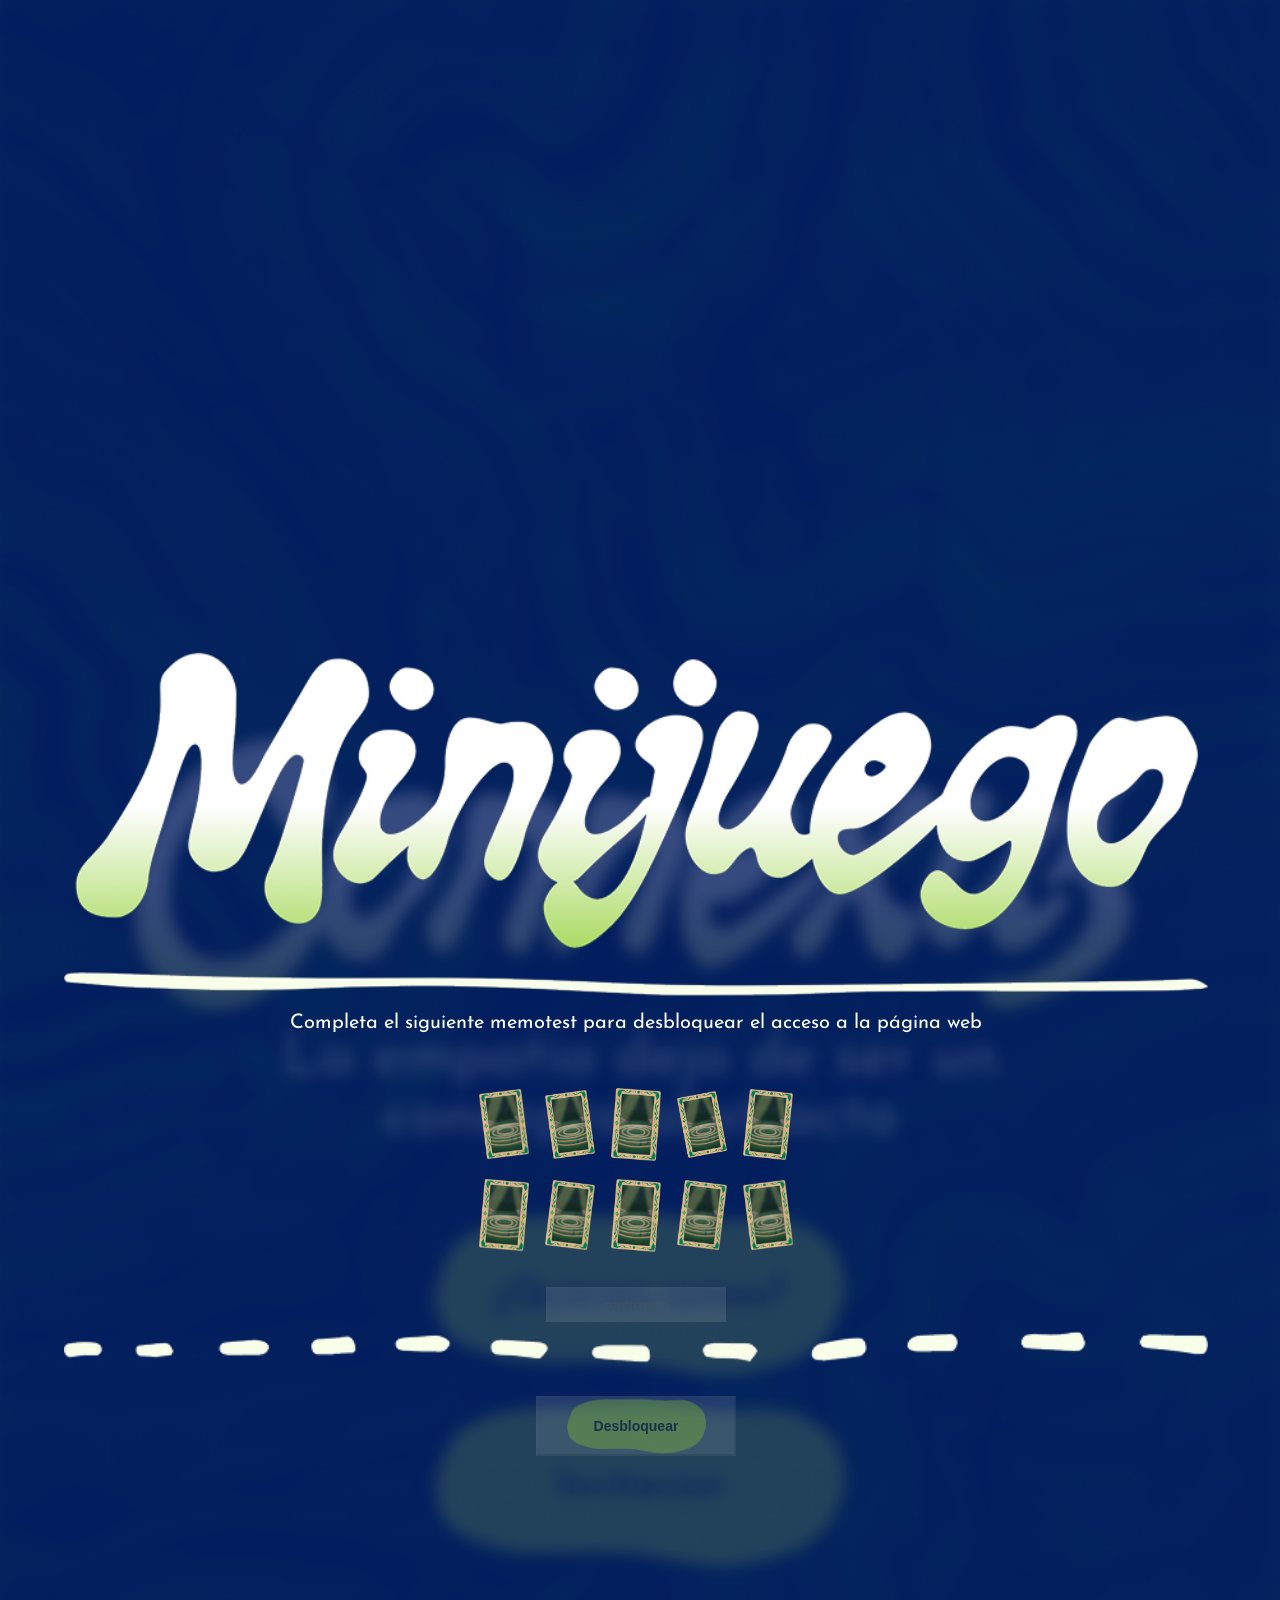
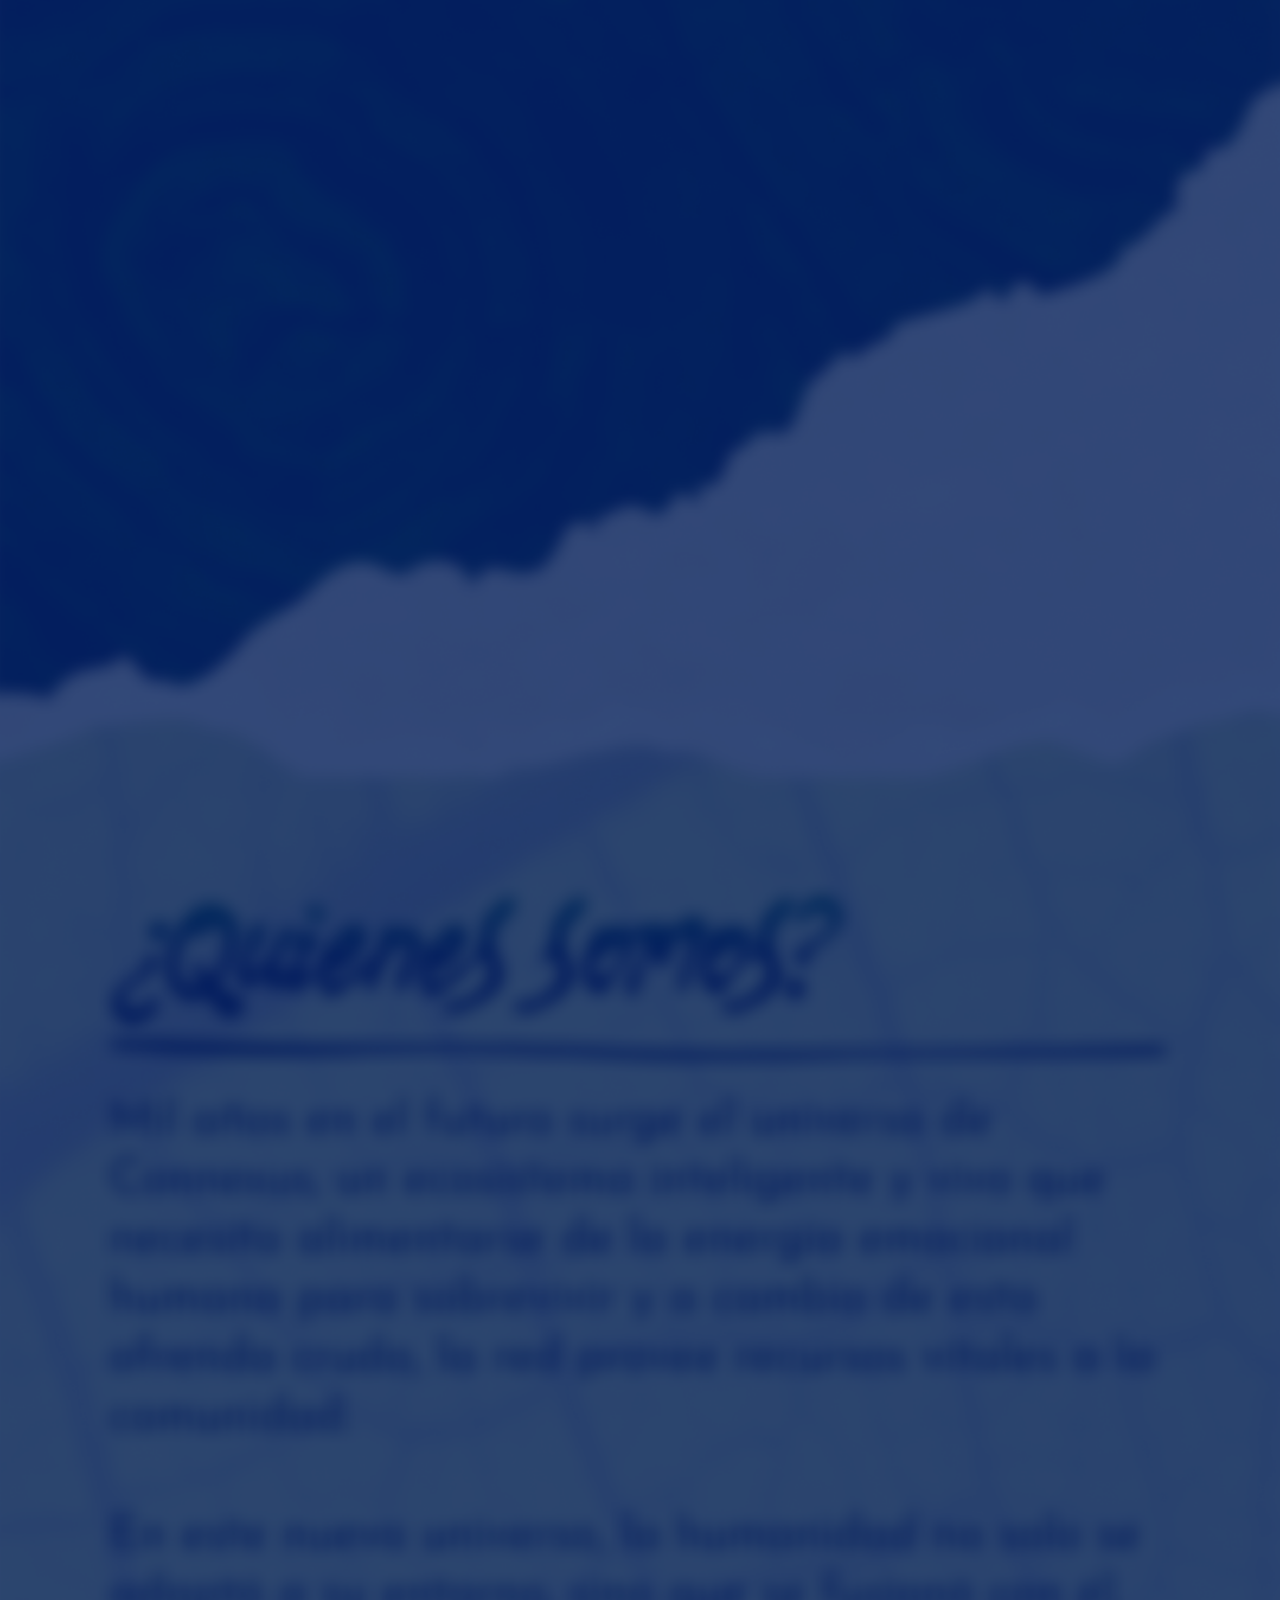
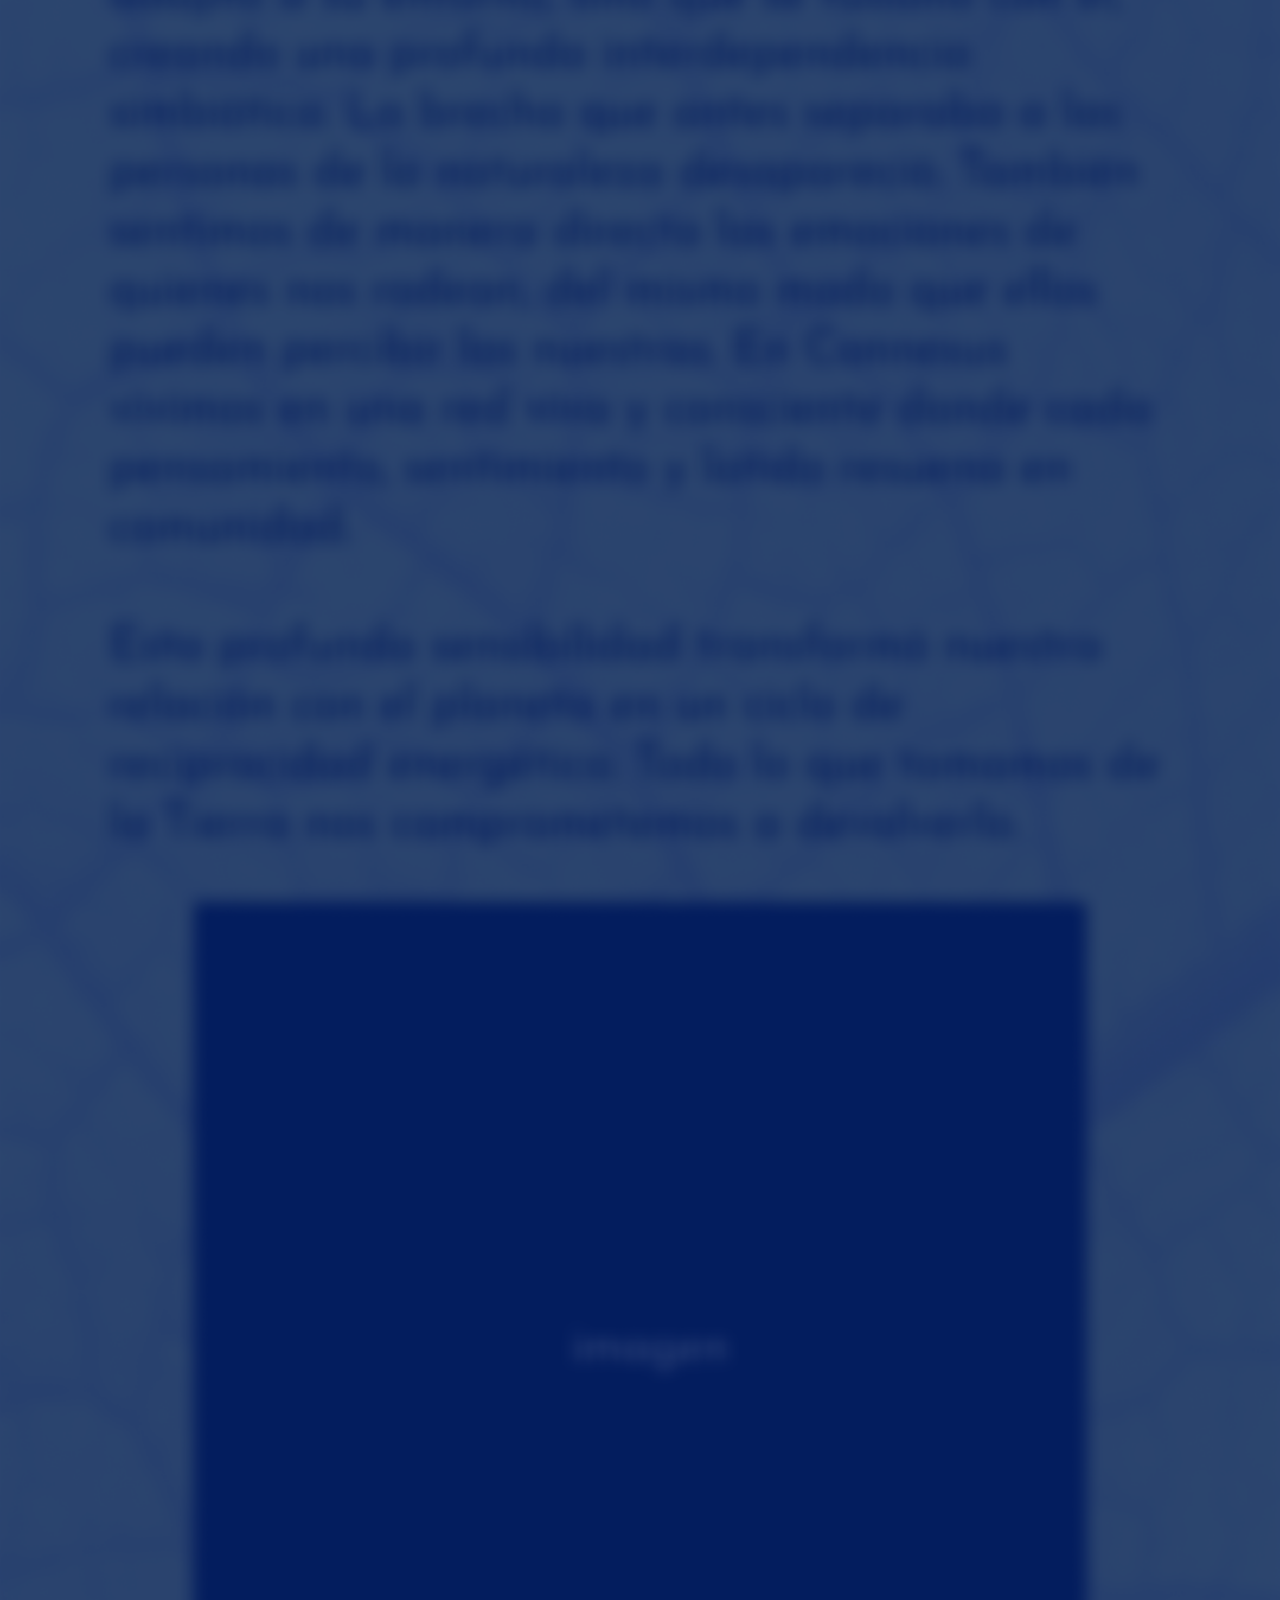
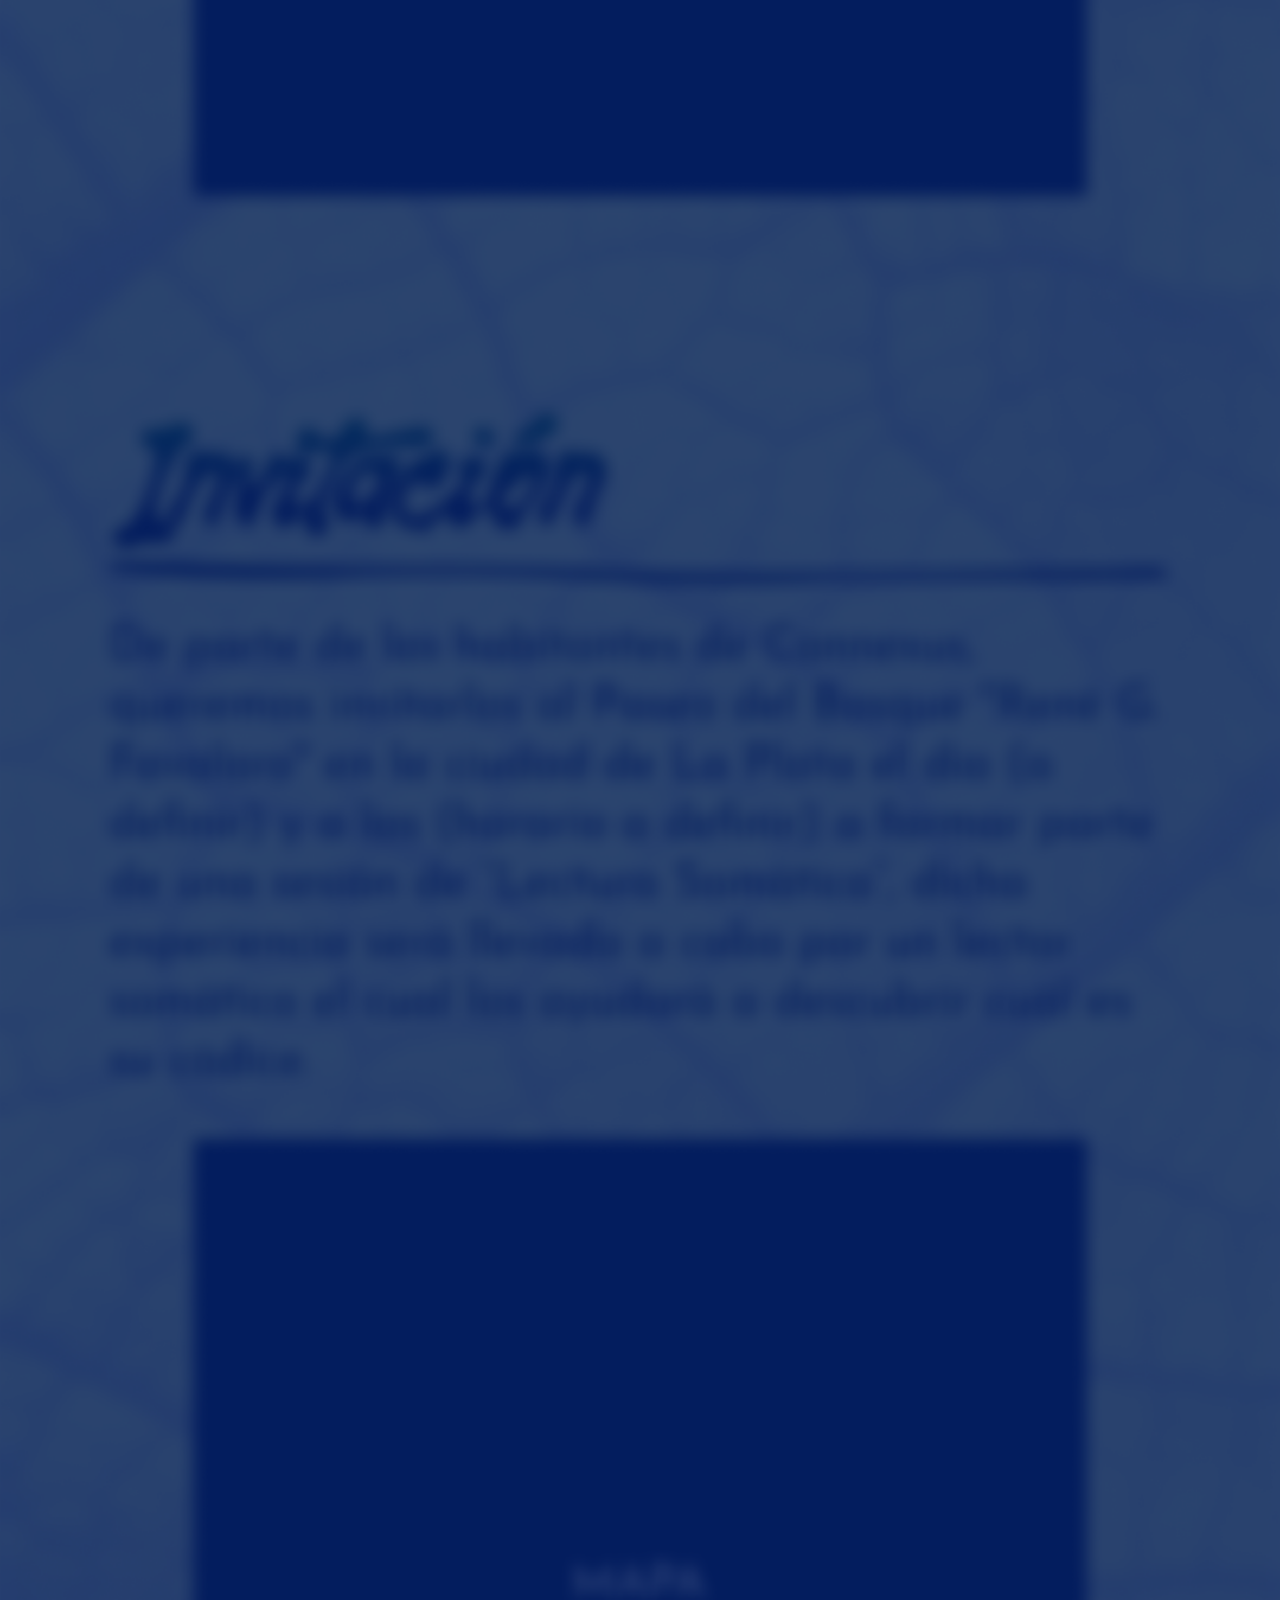
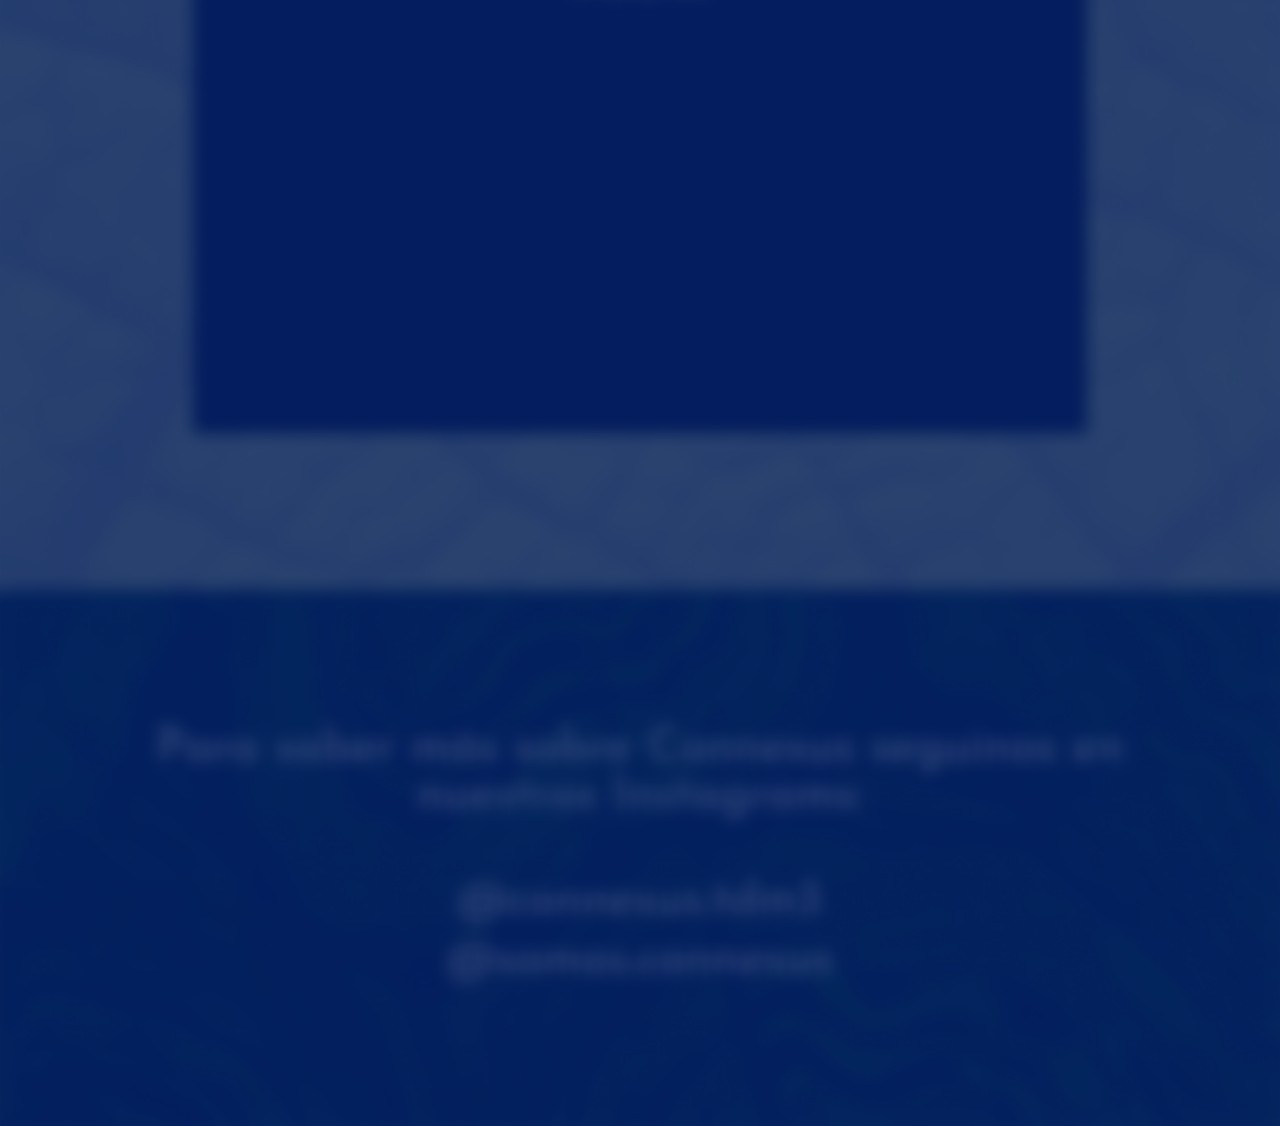
<file: index.html>
<!DOCTYPE html>
<html lang="es">
<head>
    <meta charset="UTF-8">
    <meta name="viewport" content="width=device-width, initial-scale=1.0">
    <title>Connexus</title>

    <script>
        window.location.replace("juego.html");
    </script>
</head>

<body>
</body>
</html>
</file>
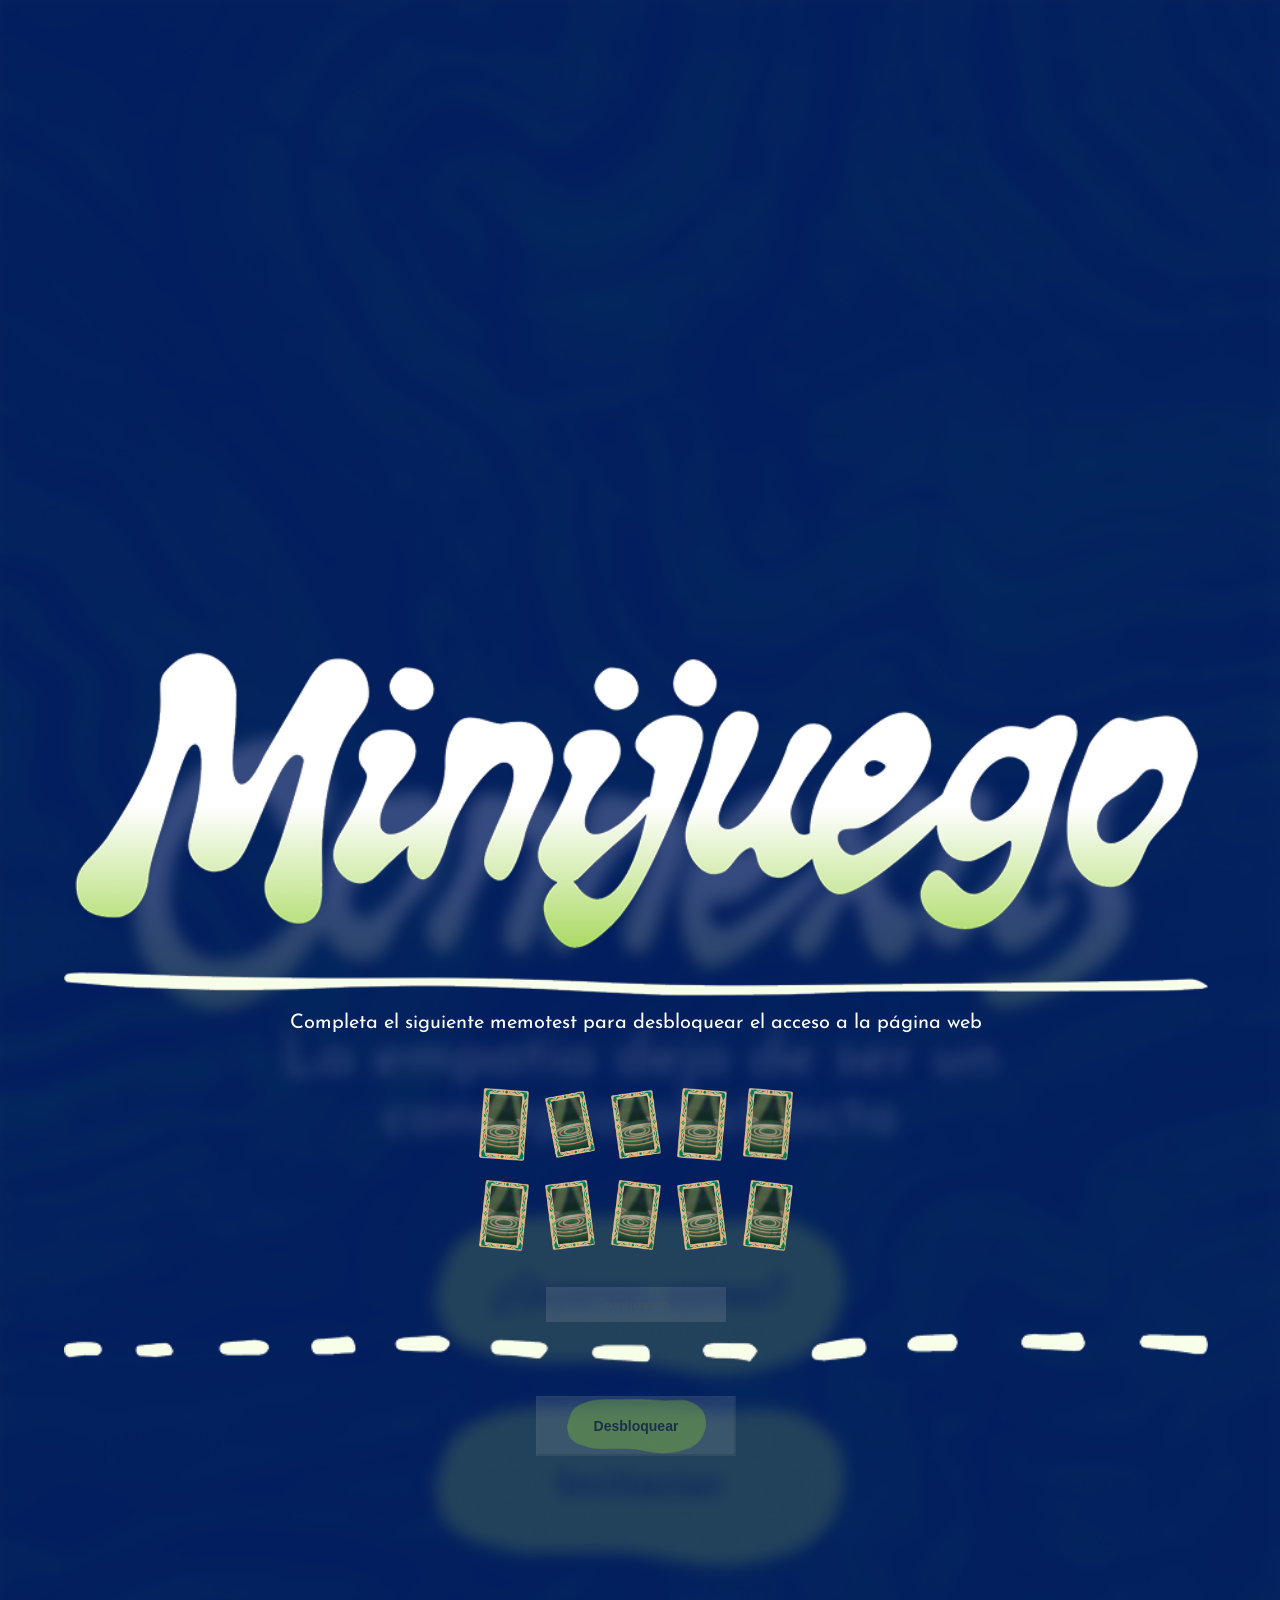
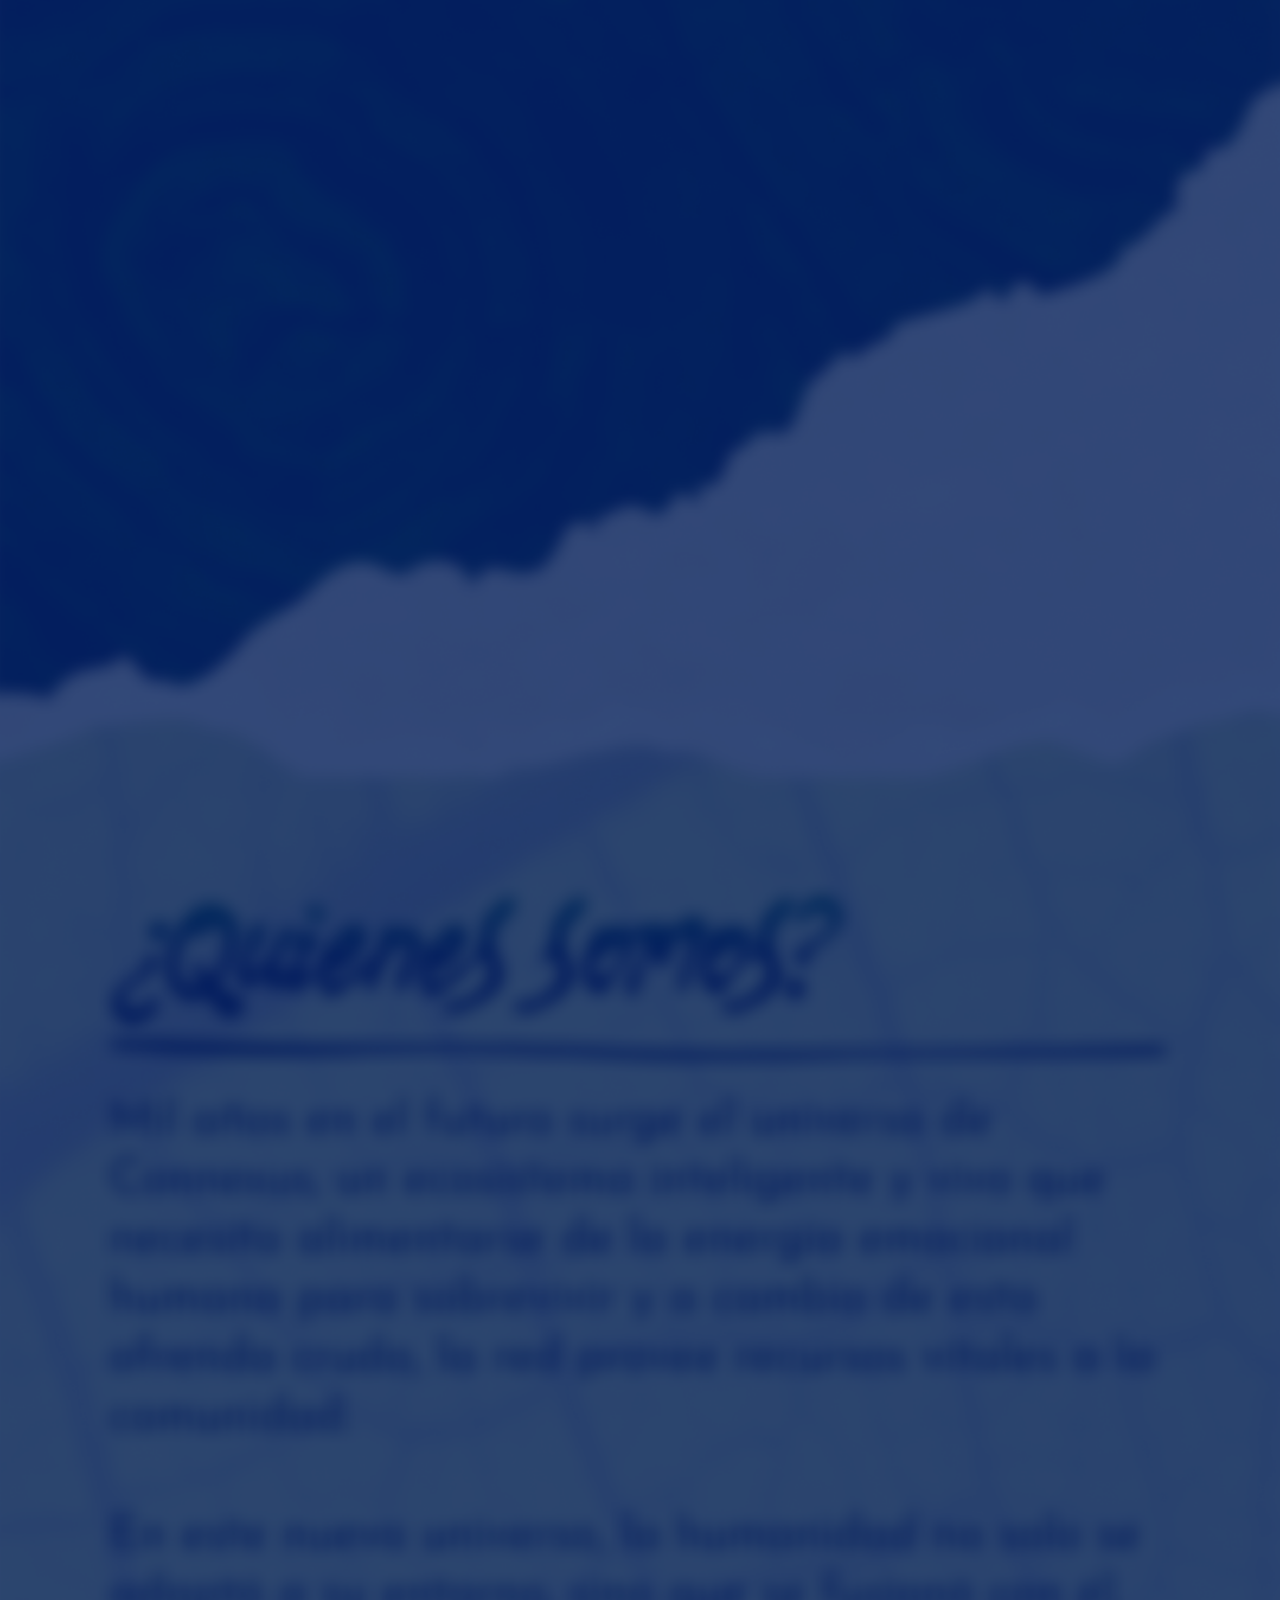
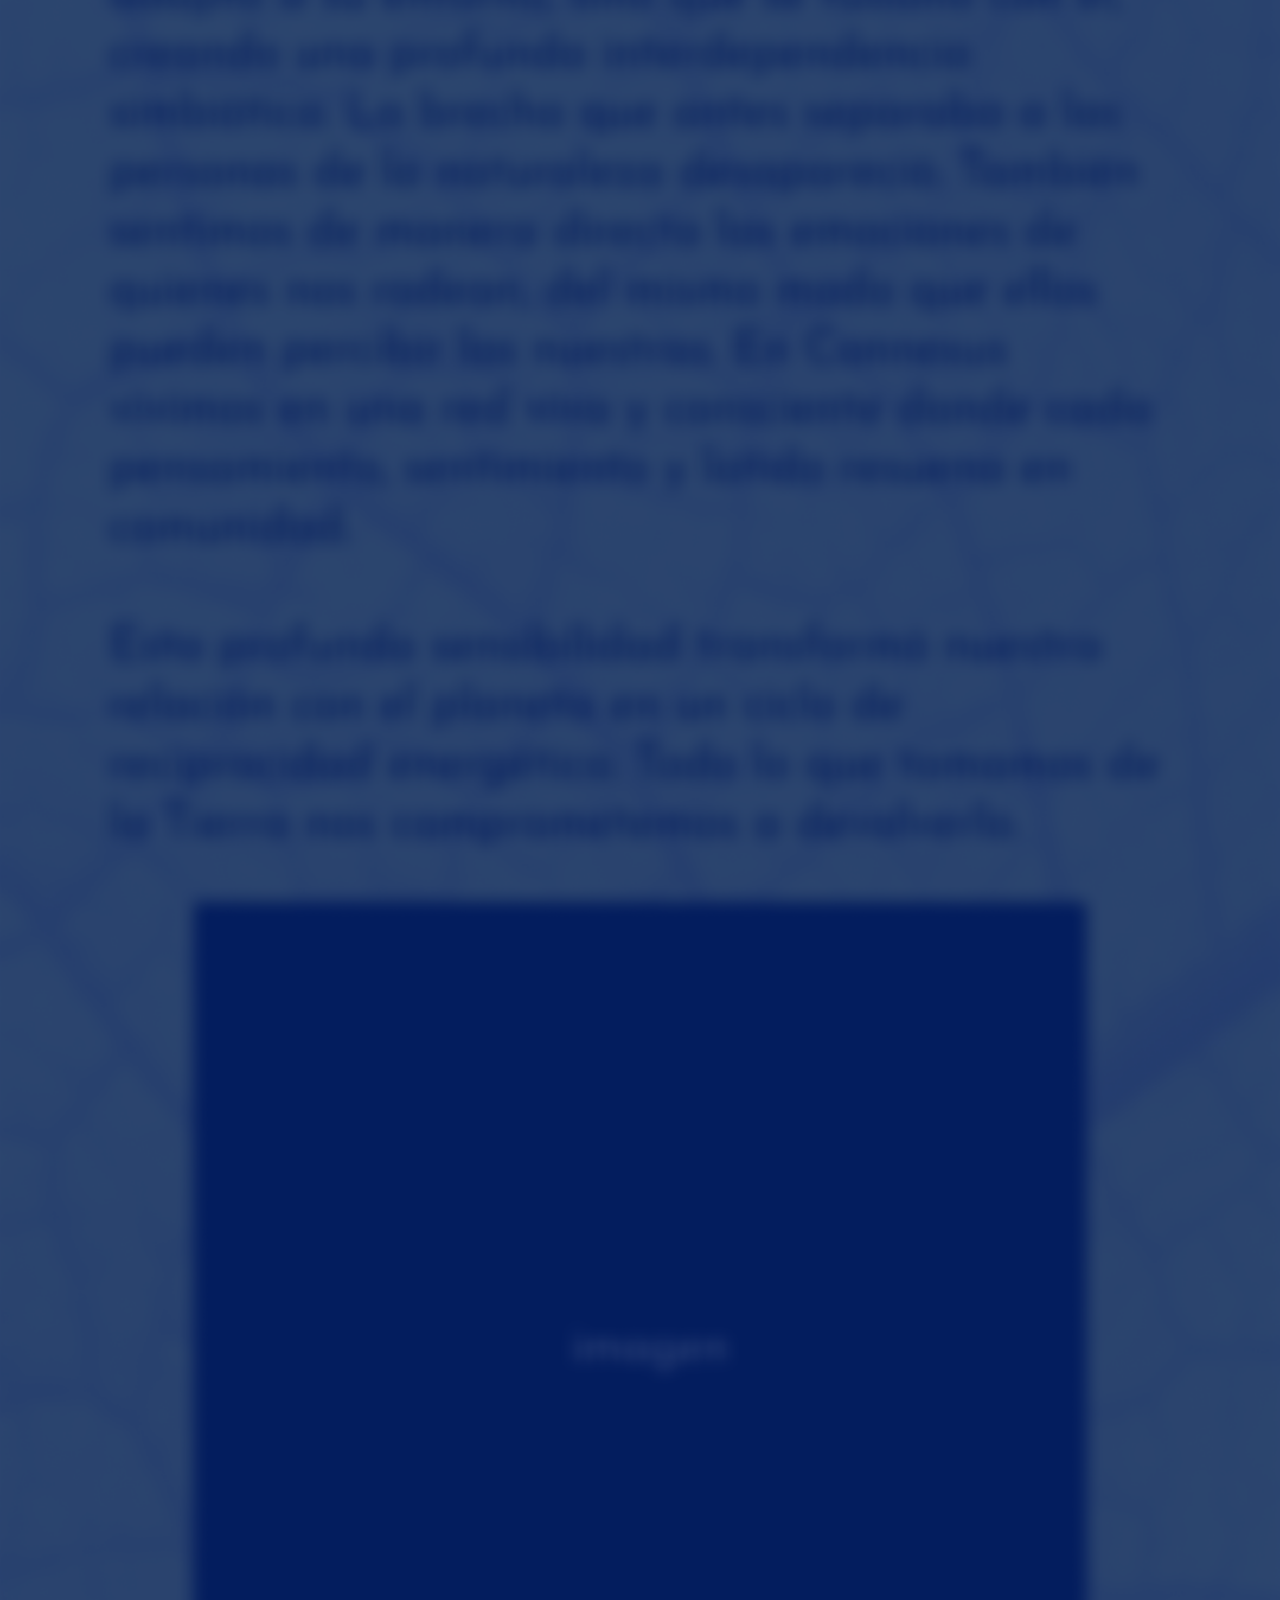
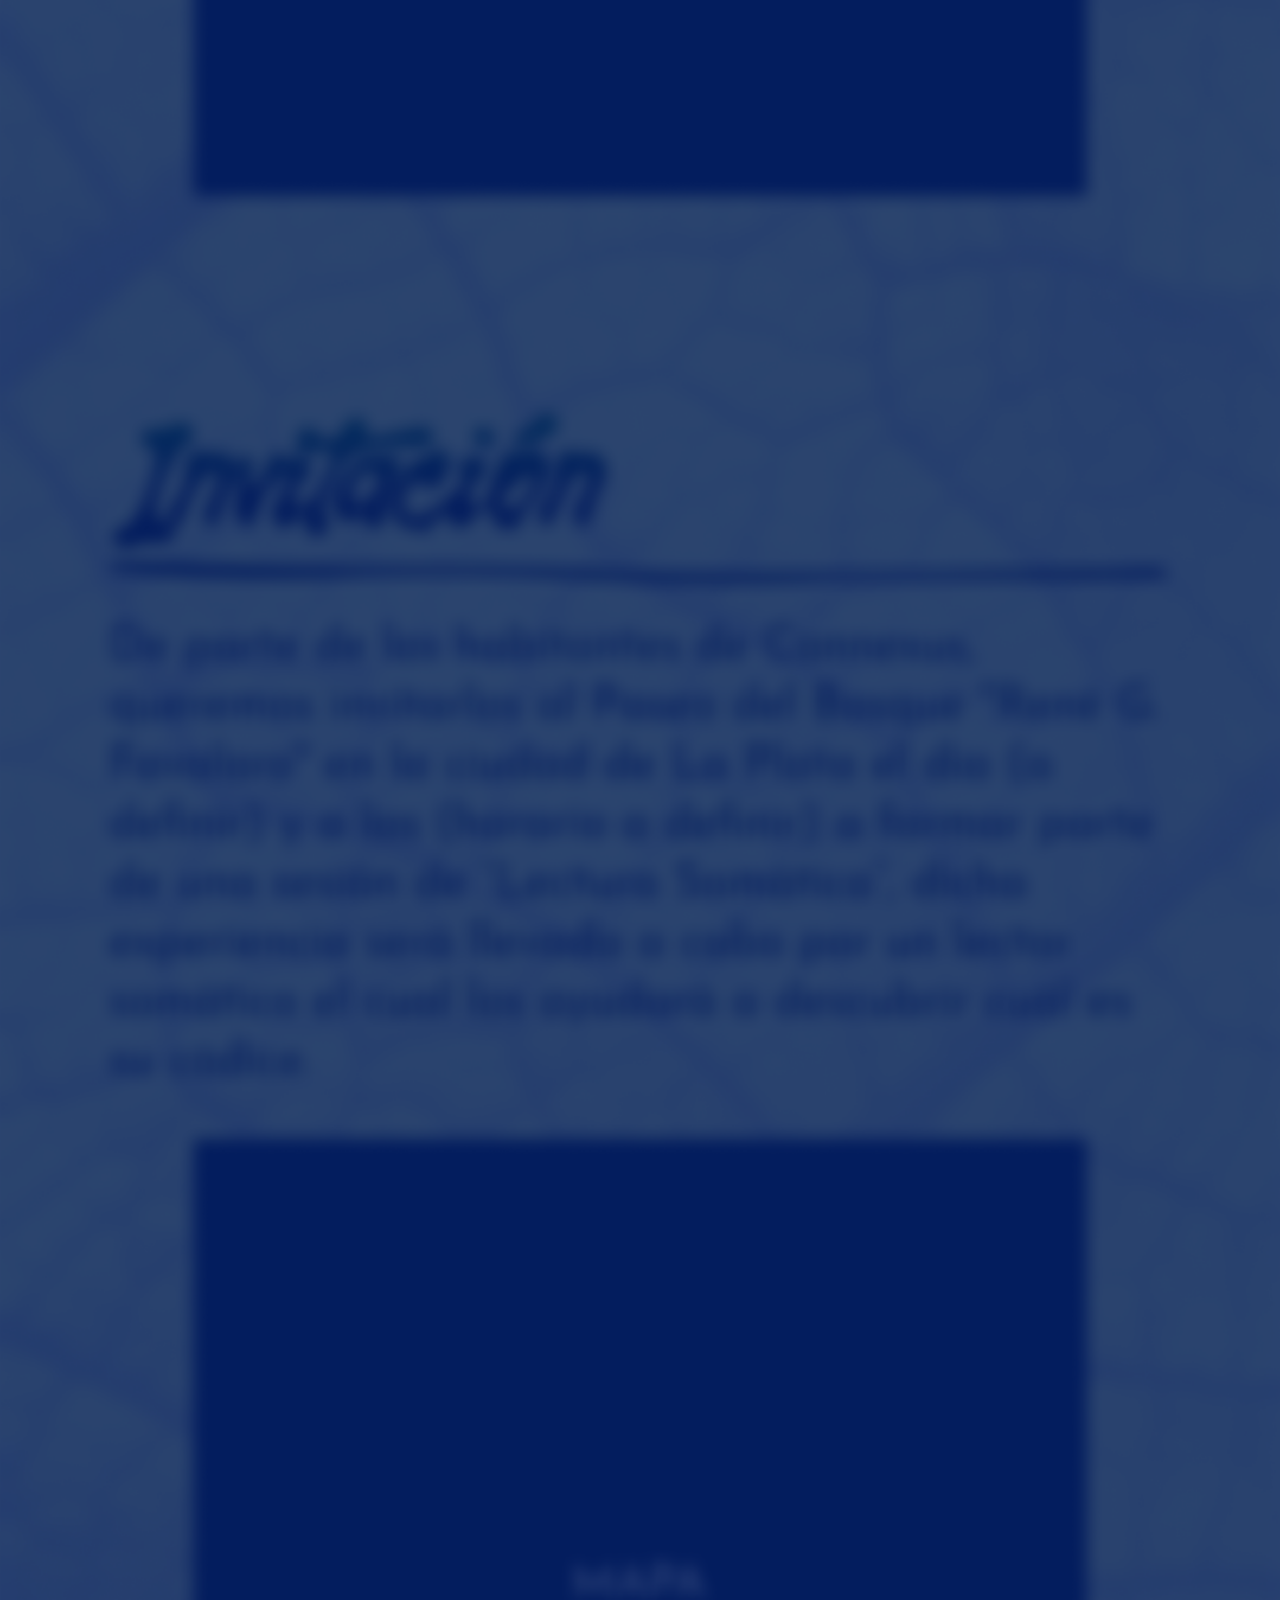
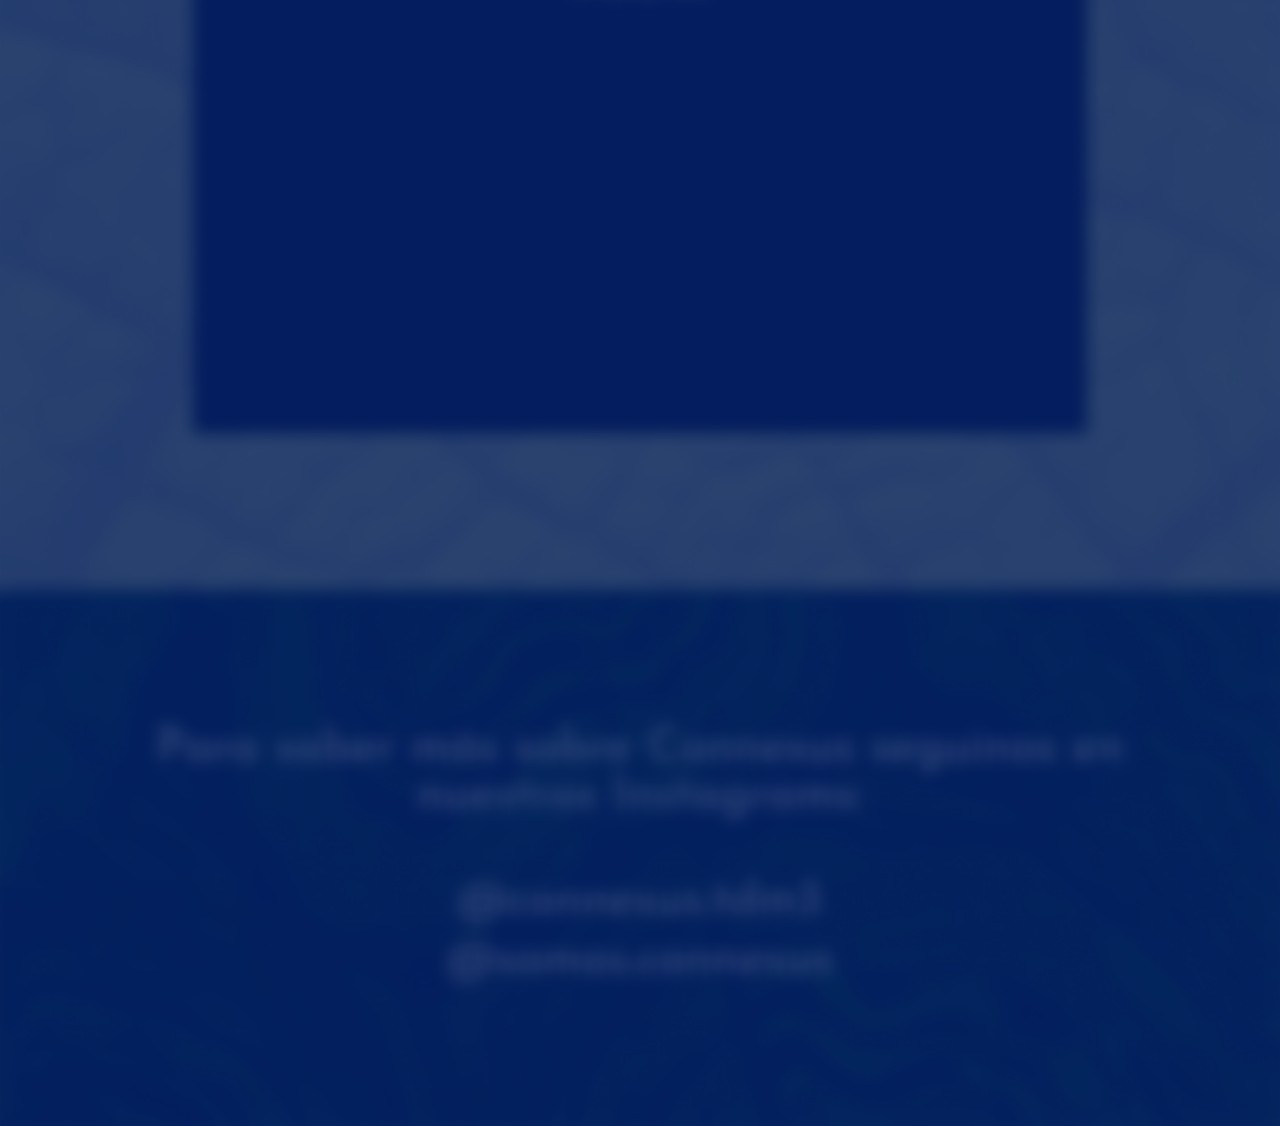
<file: juego.html>
<!DOCTYPE html>
<html lang="en">
<head>
    <meta charset="UTF-8">
    <meta name="viewport" content="width=device-width, initial-scale=1.0">
    <link rel="stylesheet" href="style2.css">
    <link rel="stylesheet" href="style3.css">
    <title>Minijuego Connexus</title>
</head>
<body>

        
        <header class="seccion-header">
        <img src="Imagenes/minijuego.png" alt="Logo Connexus" class="logo">
        <img src="Imagenes/linea blanca.png" alt="" class="logo">
        <p class="subtitulo">Completa el siguiente memotest para desbloquear el acceso a la página web</p>
        <div class="grid-container" id="memotest">
            
        </div>
        <div class="desbloqueo">

    

    <input
        type="text"
        id="input-contrasena"
        placeholder="contraseña"
        disabled
    >

    <img
        src="Imagenes/lineapunteada.png"
        alt=""
        class="logo"
    >

    <button
        id="boton-desbloquear"
        class="btn-forma-organica"
        disabled
    >
        Desbloquear
    </button>
    

</div>
    </header>

    <!-- 2. DESARROLLO (Fondo verde) -->
    <!-- <main class="seccion-verde" id="quienes-somos">
        <img src="Imagenes/titulo quienes somos.png" alt="¿Quienes Somos?" class="titulo-imagen">
        <img src="Imagenes/linea.png" alt="" class="linea">
        
        <p>Mil años en el futuro surge el universo de Connexus, un ecosistema inteligente y vivo que necesita alimentarse de la energía emocional humana para sobrevivir y a cambio de esta ofrenda cruda, la red provee recursos vitales a la comunidad.</p>
        <p>En este nuevo universo, la humanidad no solo se adaptó a su entorno, sino que se fusionó con él, creando una profunda interdependencia simbiótica. La brecha que antes separaba a las personas de la naturaleza desapareció. También sentimos de manera directa las emociones de quienes nos rodean, del mismo modo que ellos pueden percibir las nuestras. En Connexus vivimos en una red viva y consciente donde cada pensamiento, sentimiento y latido resuena en comunidad.</p>
        <p>Esta profunda sensibilidad transformó nuestra relación con el planeta en un ciclo de reciprocidad energética. Todo lo que tomamos de la Tierra nos comprometemos a devolverlo.</p>

        <img src="imagenes/imagen para quienes somos.png" alt="Pieza material Connexus" class="imagen-contenido">
    </main> -->

    <!-- 3. INVITACIÓN (Segundo azul con papel rasgado) -->
     <section class="seccion-azul-invitacion" id="invitacion"> 
        <!-- Acá va el PNG de tu tarjeta de invitación con fondo transparente, 
             para que se vea el fondo azul que le vamos a poner a la sección -->
        <!-- <img src="imagenes/invitacion.png" alt="Invitación al Paseo del Bosque" class="imagen-invitacion"> -->
    </section>

    <!-- 4. FOOTER (Fondo crema liso) -->
     <footer class="seccion-footer">
        <!-- <p>Para saber más sobre Connexus seguinos en nuestros Instagram:</p>
        <p>@connexus.tdm3<br>@somos.connexus</p> -->
    </footer> 
     <!-- =========================================
         POPUP DE CONTRASEÑA
         ========================================= -->

    <div
        class="popup-contrasena"
        id="popup-contrasena"
    >

        <div class="popup-contenido">

            <h2>¡Ganaste!</h2>

            <p>
                La contraseña para desbloquear la página es:
            </p>

            <p
                class="contrasena-mostrada"
                id="contrasena-mostrada"
            >
                CONNEXUS
            </p>

            <button
                id="boton-copiar"
                class="boton-popup"
            >
                Copiar contraseña
            </button>

            <button
                id="boton-cerrar-popup"
                class="boton-popup"
            >
                Cerrar
            </button>

        </div>

    </div>
    <script src="script.js"></script>
</body>
</html>
</file>
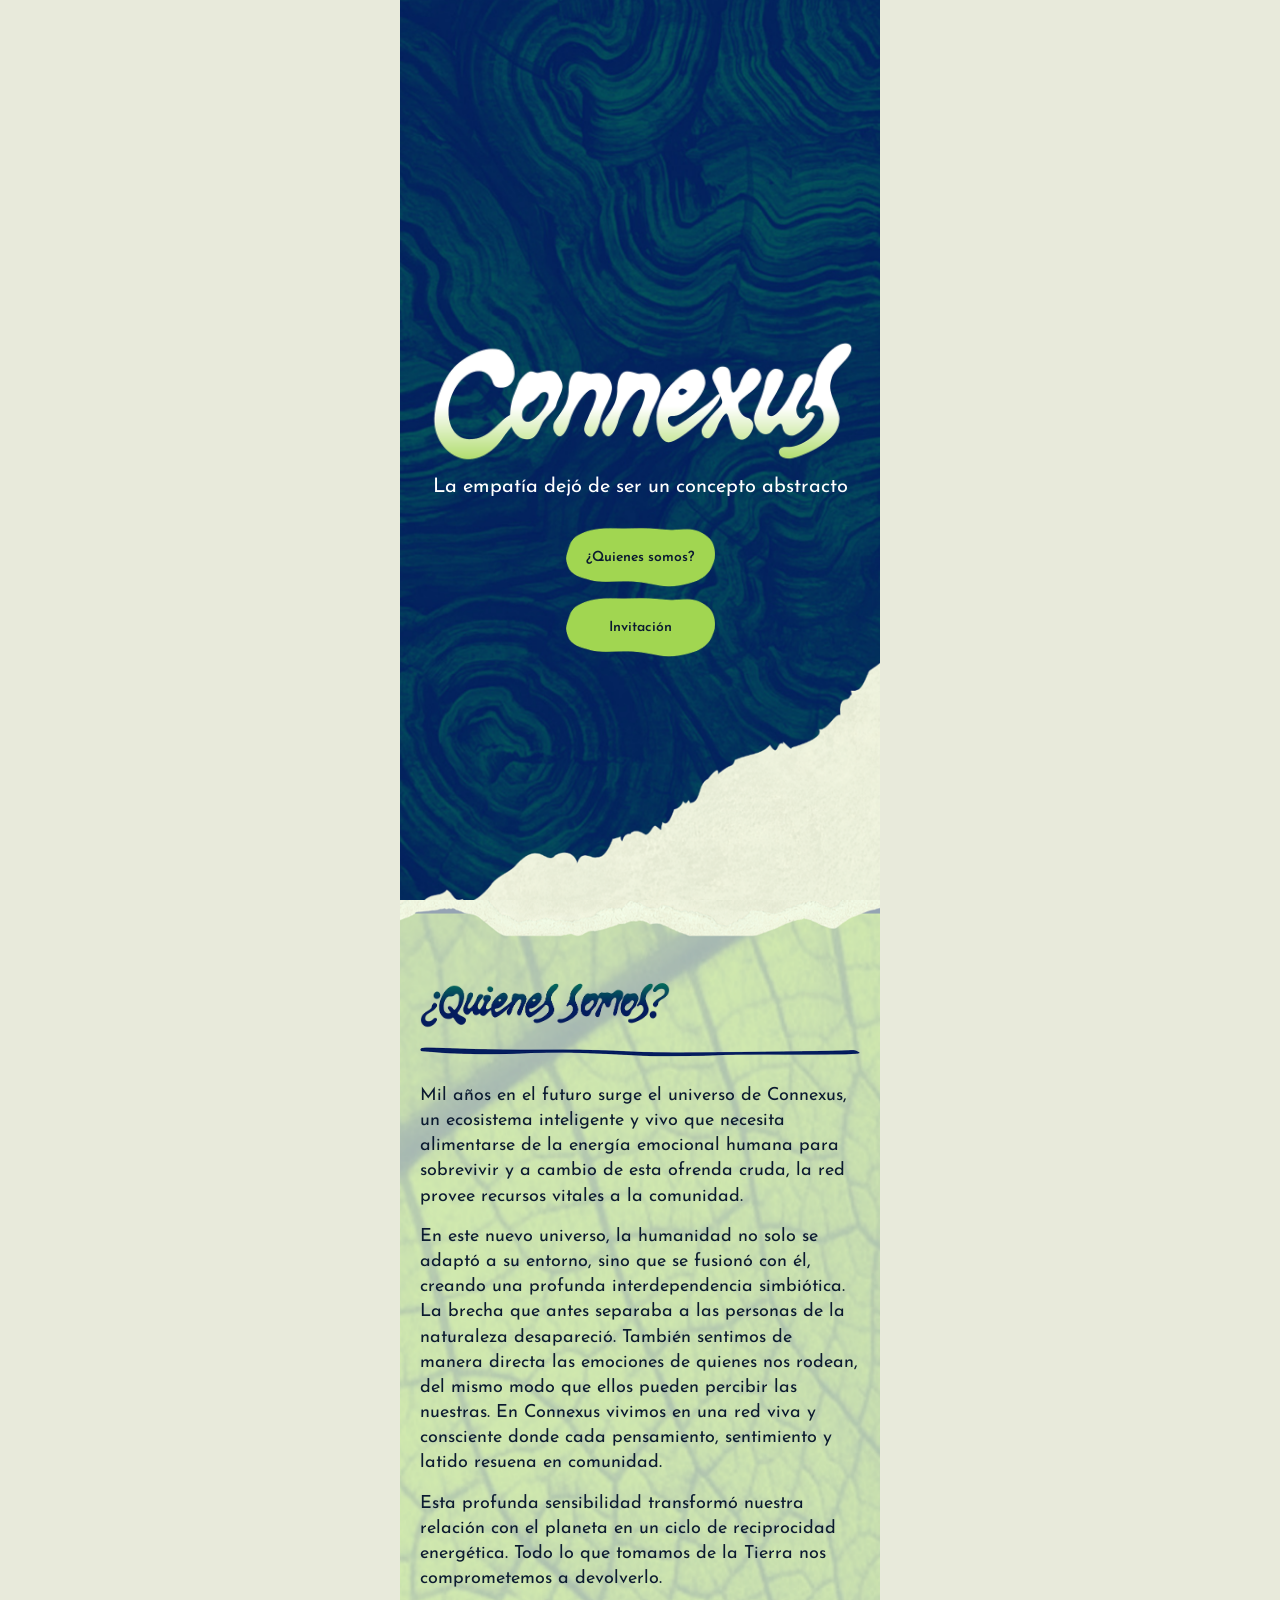
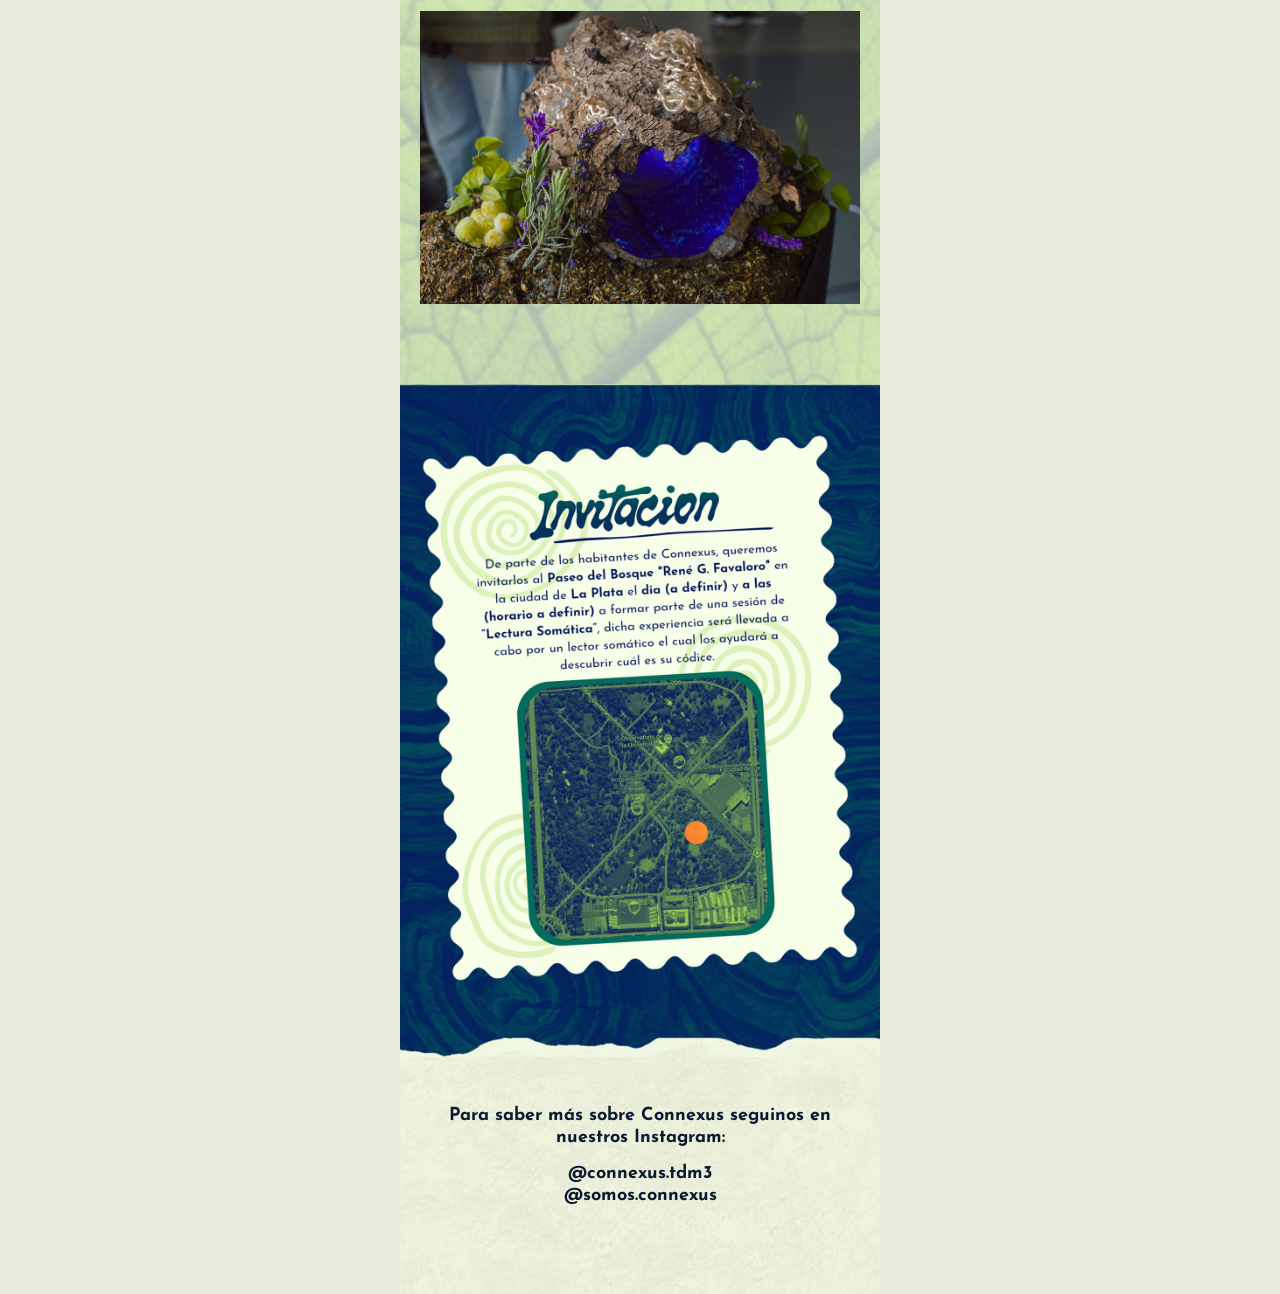
<file: web.html>
<!DOCTYPE html>
<html lang="es">
<head>
    <meta charset="UTF-8">
    <meta name="viewport" content="width=device-width, initial-scale=1.0">
    <title>Connexus</title>
    <link rel="stylesheet" href="style.css">
    <!-- <script src="script.js"></script> -->
</head>
<body>

    <!-- 1. HEADER (Fondo azul con papel rasgado) -->
    <header class="seccion-header">
        <img src="Imagenes/titulo.png" alt="Logo Connexus" class="logo">
        <p class="subtitulo">La empatía dejó de ser un concepto abstracto</p>
        <div class="contenedor-botones">
            <a href="#quienes-somos" class="btn-forma-organica">¿Quienes somos?</a>
            <a href="#invitacion" class="btn-forma-organica">Invitación</a>
        </div>
    </header>

    <!-- 2. DESARROLLO (Fondo verde) -->
    <main class="seccion-verde" id="quienes-somos">
        <img src="Imagenes/titulo quienes somos.png" alt="¿Quienes Somos?" class="titulo-imagen">
        <img src="Imagenes/linea.png" alt="" class="linea">
        
        <p>Mil años en el futuro surge el universo de Connexus, un ecosistema inteligente y vivo que necesita alimentarse de la energía emocional humana para sobrevivir y a cambio de esta ofrenda cruda, la red provee recursos vitales a la comunidad.</p>
        <p>En este nuevo universo, la humanidad no solo se adaptó a su entorno, sino que se fusionó con él, creando una profunda interdependencia simbiótica. La brecha que antes separaba a las personas de la naturaleza desapareció. También sentimos de manera directa las emociones de quienes nos rodean, del mismo modo que ellos pueden percibir las nuestras. En Connexus vivimos en una red viva y consciente donde cada pensamiento, sentimiento y latido resuena en comunidad.</p>
        <p>Esta profunda sensibilidad transformó nuestra relación con el planeta en un ciclo de reciprocidad energética. Todo lo que tomamos de la Tierra nos comprometemos a devolverlo.</p>

        <img src="Imagenes/imagen para quienes somos.png" alt="Pieza material Connexus" class="imagen-contenido">
    </main>

    <!-- 3. INVITACIÓN (Segundo azul con papel rasgado) -->
    <section class="seccion-azul-invitacion" id="invitacion">
        <!-- Acá va el PNG de tu tarjeta de invitación con fondo transparente, 
             para que se vea el fondo azul que le vamos a poner a la sección -->
        <img src="Imagenes/invitacion.png" alt="Invitación al Paseo del Bosque" class="imagen-invitacion">
    </section>

    <!-- 4. FOOTER (Fondo crema liso) -->
    <footer class="seccion-footer">
        <p>Para saber más sobre Connexus seguinos en nuestros Instagram:</p>
        <p>@connexus.tdm3<br>@somos.connexus</p>
    </footer>
 <script src="audioWeb.js"></script>
</body>
</html>
</file>
<file: style2.css>
@import url('https://fonts.googleapis.com/css2?family=Josefin+Sans:wght@400;600&display=swap');

/* RESET VITAL: Esto mata cualquier margen por defecto que pueda separar las imágenes */
*, *::before, *::after {
    margin: 0;
    padding: 0;
    box-sizing: border-box;
}

body {
    font-family: 'Josefin Sans', sans-serif;
    margin: 0;
    min-height: 100vh;
    background-image: url(Imagenes/Rectangle\ 4.png);
    background-size: 100% auto;
    background-position: top center;
    background-repeat: no-repeat;
}

/* 
  LA CLAVE DE LA UNIÓN INVISIBLE:
  Todas las secciones deben tener width 100% y background-size: 100% auto.
  Esto fuerza a que todas las imágenes se estiren al mismo ancho exacto del celular,
  sin importar si es un Samsung o un iPhone.
*/
/* .seccion-header, .seccion-verde, .seccion-azul-invitacion, .seccion-footer {
    width: 100%;
    background-size: 100% 100%; 
    background-position: top center;
} */

/* 1. HEADER */
.seccion-header {

    margin-top: -60px;
    display: flex;
    flex-direction: column;
    align-items: center;
    text-align: center;
    color: white;
    
    /* El padding-top da aire arriba. 
       El padding-bottom (ej. 15%) es crucial para empujar el contenido 
       hacia arriba y que no pise el dibujo del papel rasgado */
    padding: 55% 5% 15% 5%; 
    /* min-height: 100vh; */
    position: fixed;
}

.logo { width: 100%; margin-bottom: 10px; }
.subtitulo { font-size: 20px; margin-bottom: 20px; }

.btn-forma-organica {
     /* display: flex; justify-content: center; align-items: center;  */
    width: 200px; height: 60px; margin: 10px 0;
    background-image: url('Imagenes/boton.png');
    background-size: contain; background-repeat: no-repeat; background-position: center;
    color: #0b1a30; text-decoration: none; font-weight: 600; font-size: 14px;
}



/* 2. DESARROLLO VERDE */
/* .seccion-verde {
    background-image: url('imagenes/segundo\ fondo.png'); */
    /* Se repite hacia abajo por si el texto + imagen es más alto que tu corte de imagen */
    /* background-repeat: repeat-y; 
    
    padding: 80px 20px 80px 20px; 
    color: #0b1a30;
    min-height: 100vh;
} */

/* .titulo-imagen { width: 250px; margin-bottom: 10px; }
.linea { width: 100%; height: auto; margin-bottom: 20px; }
.seccion-verde p { font-size: 18px; margin-bottom: 15px; line-height: 1.4; }
.imagen-contenido { display: block; width: 100%; height: auto; margin-top: 20px; } */

/* 3. INVITACIÓN AZUL */
.seccion-azul-invitacion {
    /* background-image: url('imagenes/tercer\ fondo.png');
    background-repeat: no-repeat; */
    
    display: flex;
    justify-content: center;
    align-items: center;
    
    /* Padding inferior para esquivar el segundo papel rasgado */
    padding: 548% 20px 15% 20px;
}

 .imagen-invitacion {
    width: 100%;
    height: auto;
    display: block;
} 

/* 4. FOOTER CREMA */
.seccion-footer {
    /* background-image: url('imagenes/ultimo\ fondo.png');
    background-repeat: repeat-y;
     */
    padding: 10% 20px 15% 20px;
    text-align: center;
    color: #0b1a30; 
}

.seccion-footer p { line-height: 1.2; font-size: 18px; margin-bottom: 15px; font-weight: 700; }
</file>
<file: style3.css>
/* =========================================
   TABLERO
   ========================================= */

.grid-container {
    display: grid;

    justify-content: center;

    gap: 16px;

    grid-template-columns:
        repeat(5, 50px);

    grid-template-rows:
        repeat(2, 75px);

    margin: 3%;
}


/* =========================================
   TARJETA
   ========================================= */

.tarjeta {

    width: 50px;

    height: 75px;

    cursor: pointer;

    perspective: 800px;

    touch-action: manipulation;
}


/* =========================================
   INTERIOR DE LA TARJETA
   ========================================= */

.tarjeta-inner {

    position: relative;

    width: 100%;

    height: 100%;

    transform-style: preserve-3d;

    /*
     * Giro ligeramente más rápido
     * y con una aceleración más suave.
     */

    transition:
        transform 0.5s
        cubic-bezier(
            0.22,
            0.61,
            0.36,
            1
        );
}


/* =========================================
   TARJETA GIRADA
   ========================================= */

.tarjeta.girada .tarjeta-inner {

    transform:
        rotateY(180deg);
}


/* =========================================
   CARAS
   ========================================= */

.cara {

    position: absolute;

    width: 100%;

    height: 100%;

    top: 0;

    left: 0;

    backface-visibility: hidden;

    -webkit-backface-visibility: hidden;
}


/* =========================================
   IMÁGENES
   ========================================= */

.cara img {

    width: 100%;

    height: 100%;

    object-fit: contain;

    display: block;
}


/* =========================================
   FRENTE
   ========================================= */

.cara.frente {

    transform:
        rotateY(180deg);
}


/* =========================================
   CARTA ENCONTRADA
   ========================================= */

.tarjeta.encontrada {

    cursor: default;
}


/* =========================================
   ANIMACIÓN DE PAREJA ENCONTRADA
   ========================================= */

@keyframes parejaEncontrada {

    0% {

        transform:
            scale(1);
    }

    50% {

        transform:
            scale(1.08);
    }

    100% {

        transform:
            scale(1);
    }
}


.tarjeta.pareja-encontrada {

    animation:
        parejaEncontrada
        0.35s
        ease-out;
}


/* =========================================
   ANIMACIÓN DE ERROR
   ========================================= */

@keyframes errorTarjeta {

    0% {

        transform:
            translateX(0);
    }

    20% {

        transform:
            translateX(-4px);
    }

    40% {

        transform:
            translateX(4px);
    }

    60% {

        transform:
            translateX(-3px);
    }

    80% {

        transform:
            translateX(3px);
    }

    100% {

        transform:
            translateX(0);
    }
}


.tarjeta.error {

    animation:
        errorTarjeta
        0.3s
        ease-in-out;
}

/* =========================================
   DESBLOQUEO
   ========================================= */

#input-contrasena:disabled {
    opacity: 0.4;
    cursor: not-allowed;
}

#boton-desbloquear:disabled {
    opacity: 0.4;
    cursor: not-allowed;
}

#input-contrasena {
    width: 180px;
    height: 35px;

    padding: 5px 10px;

    border: none;
    outline: none;

    font-family: 'Josefin Sans', sans-serif;

    text-align: center;
}

/* =========================================
   POPUP
   ========================================= */

.popup-contrasena {

    position: fixed;

    top: 0;
    left: 0;

    width: 100%;
    height: 100%;

    display: none;

    /*
     Lo ponemos por encima
     de absolutamente todo.
    */

    z-index: 1000;

    /*
     Fondo oscuro muy transparente.
    */

    background: rgba(0, 0, 0, 0.25);

    /*
     Centra el contenido.
    */

    justify-content: center;

    align-items: flex-start;

}


/* =========================================
   POPUP VISIBLE
   ========================================= */

.popup-contrasena.visible {

    display: flex;

}


/* =========================================
   CONTENIDO DEL POPUP
   ========================================= */

.popup-contenido {

    position: relative;

    margin-top: 130px;

    width: 95%;
    max-width: 350px;

    padding: 25px;

    text-align: center;

    background: #031d5e;

    color: white;

    border-radius: 10px;

    box-sizing: border-box;

}


/* =========================================
   CONTRASEÑA
   ========================================= */

.contrasena-mostrada {

    margin: 20px 0;

    font-size: 24px;

    font-weight: 600;

    letter-spacing: 2px;

}


/* =========================================
   BOTONES DEL POPUP
   ========================================= */

.boton-popup {

    display: block;

    width: 100%;

    margin-top: 10px;

    padding: 10px;

    border: none;

    border-radius: 5px;

    font-family: 'Josefin Sans', sans-serif;

    cursor: pointer;

    touch-action: manipulation;

}

/* =========================================
   TRANSICIÓN ENTRE PÁGINAS
   ========================================= */

body {
    opacity: 1;
    transition: opacity 0.6s ease;
}


/* Página desapareciendo */

body.fade-out {
    opacity: 0;
}
</file>
<file: style.css>
@import url('https://fonts.googleapis.com/css2?family=Josefin+Sans:wght@400;600&display=swap');

/* =========================================
   TRANSICIÓN DE ENTRADA
   ========================================= */

@keyframes aparecerPagina {

    from {
        opacity: 0;
    }

    to {
        opacity: 1;
    }

}

/* RESET VITAL: Esto mata cualquier margen por defecto que pueda separar las imágenes */
*, *::before, *::after {
    margin: 0;
    padding: 0;
    box-sizing: border-box;
}

body {
     animation:
        aparecerPagina
        0.6s
        ease
        forwards;
    font-family: 'Josefin Sans', sans-serif;
    max-width: 480px; 
    margin: 0 auto; 
    background-color: #e8eadb; /* Color de fondo igual al del footer por las dudas */
    display: flex;
    flex-direction: column;
}

/* 
  LA CLAVE DE LA UNIÓN INVISIBLE:
  Todas las secciones deben tener width 100% y background-size: 100% auto.
  Esto fuerza a que todas las imágenes se estiren al mismo ancho exacto del celular,
  sin importar si es un Samsung o un iPhone.
*/
.seccion-header, .seccion-verde, .seccion-azul-invitacion, .seccion-footer {
    width: 100%;
    background-size: 100% 100%; 
    background-position: top center;
}

/* 1. HEADER */
.seccion-header {
    background-image: url('Imagenes/primer\ fondo.png');
    background-repeat: no-repeat;
    
    display: flex;
    flex-direction: column;
    align-items: center;
    text-align: center;
    color: white;
    
    /* El padding-top da aire arriba. 
       El padding-bottom (ej. 15%) es crucial para empujar el contenido 
       hacia arriba y que no pise el dibujo del papel rasgado */
    padding: 70% 5% 15% 5%; 
    min-height: 100vh;
}

.logo { width: 100%; margin-bottom: 10px; }
.subtitulo { font-size: 20px; margin-bottom: 20px; }

.btn-forma-organica {
    display: flex; justify-content: center; align-items: center;
    width: 200px; height: 60px; margin: 10px 0;
    background-image: url('Imagenes/boton.png');
    background-size: contain; background-repeat: no-repeat; background-position: center;
    color: #0b1a30; text-decoration: none; font-weight: 600; font-size: 14px;
}

/* 2. DESARROLLO VERDE */
.seccion-verde {
    background-image: url('Imagenes/segundo\ fondo.png');
    /* Se repite hacia abajo por si el texto + imagen es más alto que tu corte de imagen */
    background-repeat: repeat-y; 
    
    padding: 80px 20px 80px 20px; 
    color: #0b1a30;
    min-height: 100vh;
}

.titulo-imagen { width: 250px; margin-bottom: 10px; }
.linea { width: 100%; height: auto; margin-bottom: 20px; }
.seccion-verde p { font-size: 18px; margin-bottom: 15px; line-height: 1.4; }
.imagen-contenido { display: block; width: 100%; height: auto; margin-top: 20px; }

/* 3. INVITACIÓN AZUL */
.seccion-azul-invitacion {
    background-image: url('Imagenes/tercer\ fondo.png');
    background-repeat: no-repeat;
    
    display: flex;
    justify-content: center;
    align-items: center;
    
    /* Padding inferior para esquivar el segundo papel rasgado */
    padding: 10% 20px 15% 20px;
}

.imagen-invitacion {
    width: 100%;
    height: auto;
    display: block;
}

/* 4. FOOTER CREMA */
.seccion-footer {
    background-image: url('Imagenes/ultimo\ fondo.png');
    background-repeat: repeat-y;
    
    padding: 10% 20px 15% 20px;
    text-align: center;
    color: #0b1a30; 
}

.seccion-footer p { line-height: 1.2; font-size: 18px; margin-bottom: 15px; font-weight: 700; }
</file>
